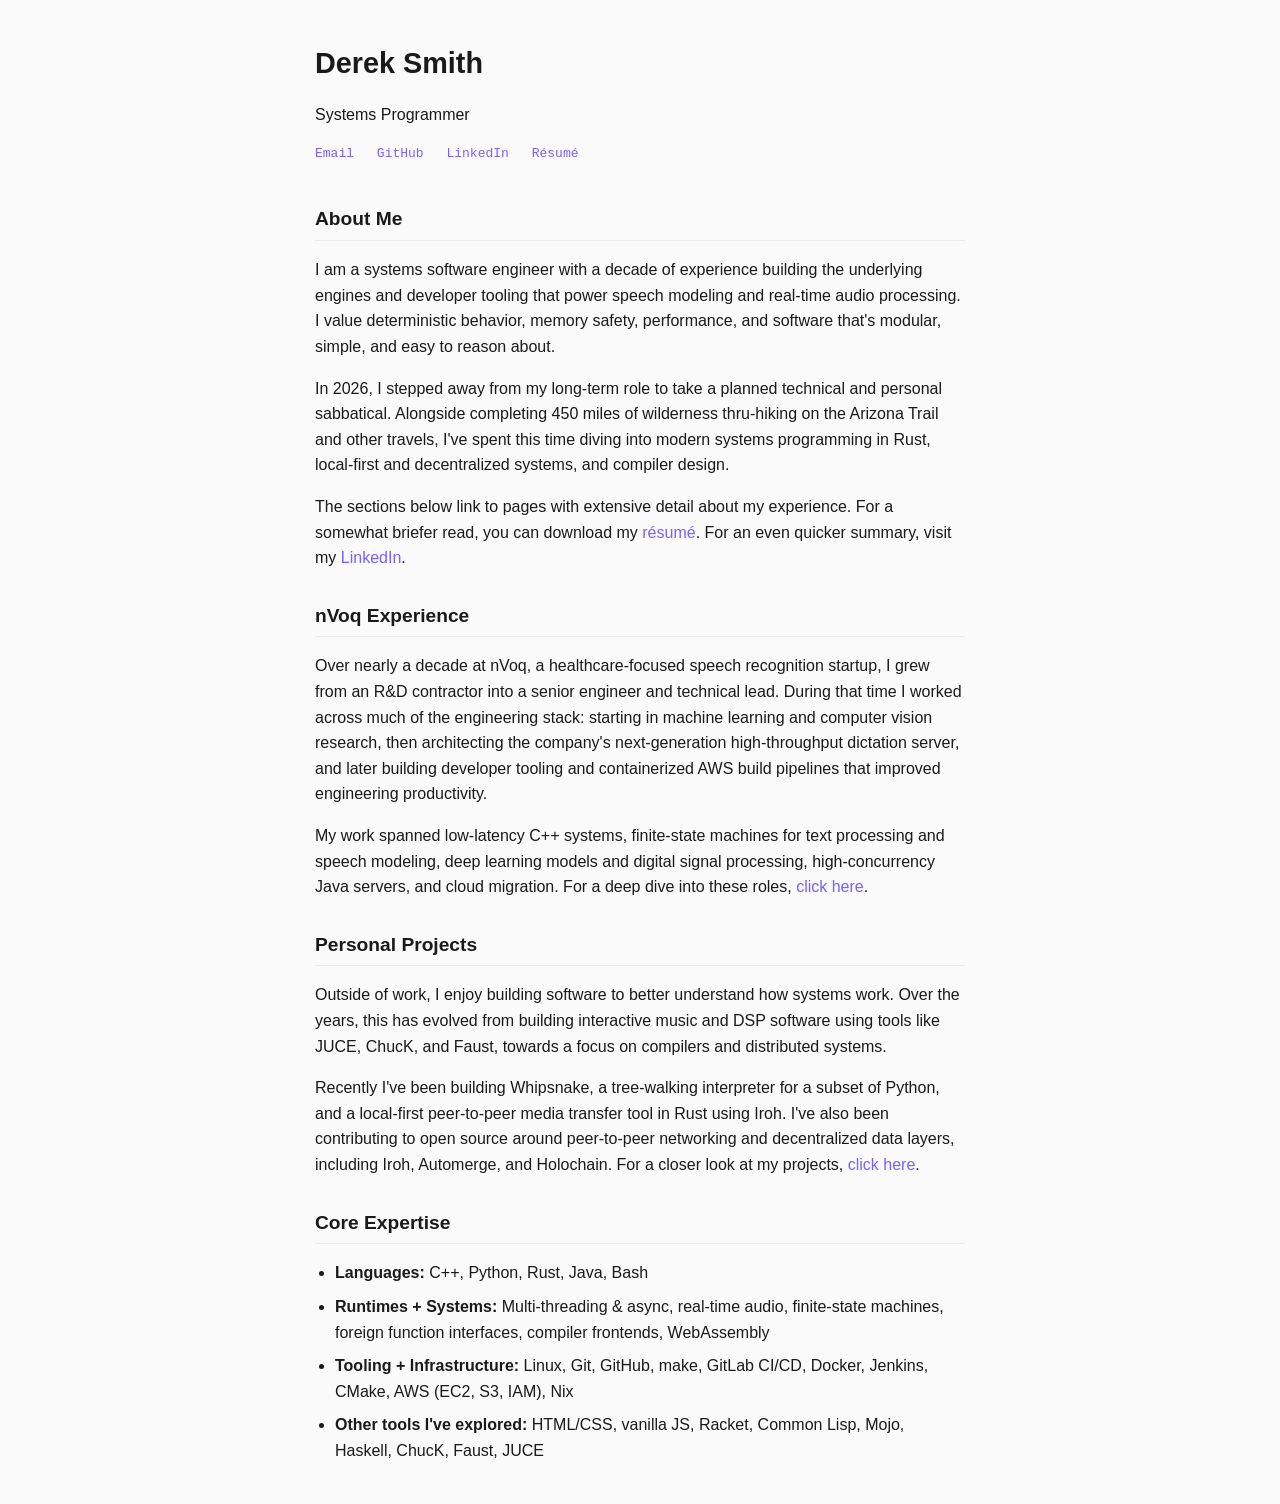
<file: site/index.html>
<!DOCTYPE html>
<html lang="en">
<head>
    <meta charset="UTF-8">
    <meta name="viewport" content="width=device-width, initial-scale=1.0">
    <link rel="stylesheet" href="style.css">
    <title>🐷 Derek Smith | Systems Programmer</title>
</head>
<body>

    <header>
        <h1>Derek Smith</h1>
        <p>Systems Programmer</p>
        <div class="links">
            <a href="mailto:hiring@oink.dog">Email</a>
            <a href="https://github.com/hayduker" target="_blank">GitHub</a>
            <a href="https://linkedin.com/in/derekcs" target="_blank">LinkedIn</a>
            <a href="derek-smith-resume.pdf" download>Résumé</a>
        </div>
    </header>

    <main>
        <section id="about">
            <h2>About Me</h2>
            <p>
            I am a systems software engineer with a decade of experience building the underlying engines and developer tooling that power speech modeling and real-time audio processing. I value deterministic behavior, memory safety, performance, and software that's modular, simple, and easy to reason about.
            </p>
            <p>
            In 2026, I stepped away from my long-term role to take a planned technical and personal sabbatical. Alongside completing 450 miles of wilderness thru-hiking on the Arizona Trail and other travels, I've spent this time diving into modern systems programming in Rust, local-first and decentralized systems, and compiler design.
            </p>
            <p>
            The sections below link to pages with extensive detail about my experience. For a somewhat briefer read, you can download my <a href="resume.pdf">résumé</a>. For an even quicker summary, visit my <a href="https://linkedin.com/in/derekcs">LinkedIn</a>.
            </p>
        </section>

        <section id="nvoq">
            <h2>nVoq Experience</h2>
            <p>
                Over nearly a decade at nVoq, a healthcare-focused speech recognition startup, I grew from an R&D contractor into a senior engineer and technical lead. During that time I worked across much of the engineering stack: starting in machine learning and computer vision research, then architecting the company's next-generation high-throughput dictation server, and later building developer tooling and containerized AWS build pipelines that improved engineering productivity.
            </p>
            <p>
                My work spanned low-latency C++ systems, finite-state machines for text processing and speech modeling, deep learning models and digital signal processing, high-concurrency Java servers, and cloud migration. For a deep dive into these roles, <a href="nvoq/">click here</a>.
            </p>
        </section>

        <section id="projects">
            <h2>Personal Projects</h2>
            <p>
                Outside of work, I enjoy building software to better understand how systems work. Over the years, this has evolved from building interactive music and DSP software using tools like JUCE, ChucK, and Faust, towards a focus on compilers and distributed systems.
            </p>
            <p>
                Recently I've been building Whipsnake, a tree-walking interpreter for a subset of Python, and a local-first peer-to-peer media transfer tool in Rust using Iroh. I've also been contributing to open source around peer-to-peer networking and decentralized data layers, including Iroh, Automerge, and Holochain. For a closer look at my projects, <a href="projects/">click here</a>.
            </p>
        </section>

        <section id="experience">
            <h2>Core Expertise</h2>
            <ul>
                <li><strong>Languages:</strong> C++, Python, Rust, Java, Bash</li>
                <li><strong>Runtimes + Systems:</strong> Multi-threading & async, real-time audio, finite-state machines, foreign function interfaces, compiler frontends, WebAssembly</li>
                <li><strong>Tooling + Infrastructure:</strong> Linux, Git, GitHub, make, GitLab CI/CD, Docker, Jenkins, CMake, AWS (EC2, S3, IAM), Nix</li>
                <li><strong>Other tools I've explored:</strong> HTML/CSS, vanilla JS, Racket, Common Lisp, Mojo, Haskell, ChucK, Faust, JUCE</li>
            </ul>
        </section>
    </main>

</body>
</html>
</file>
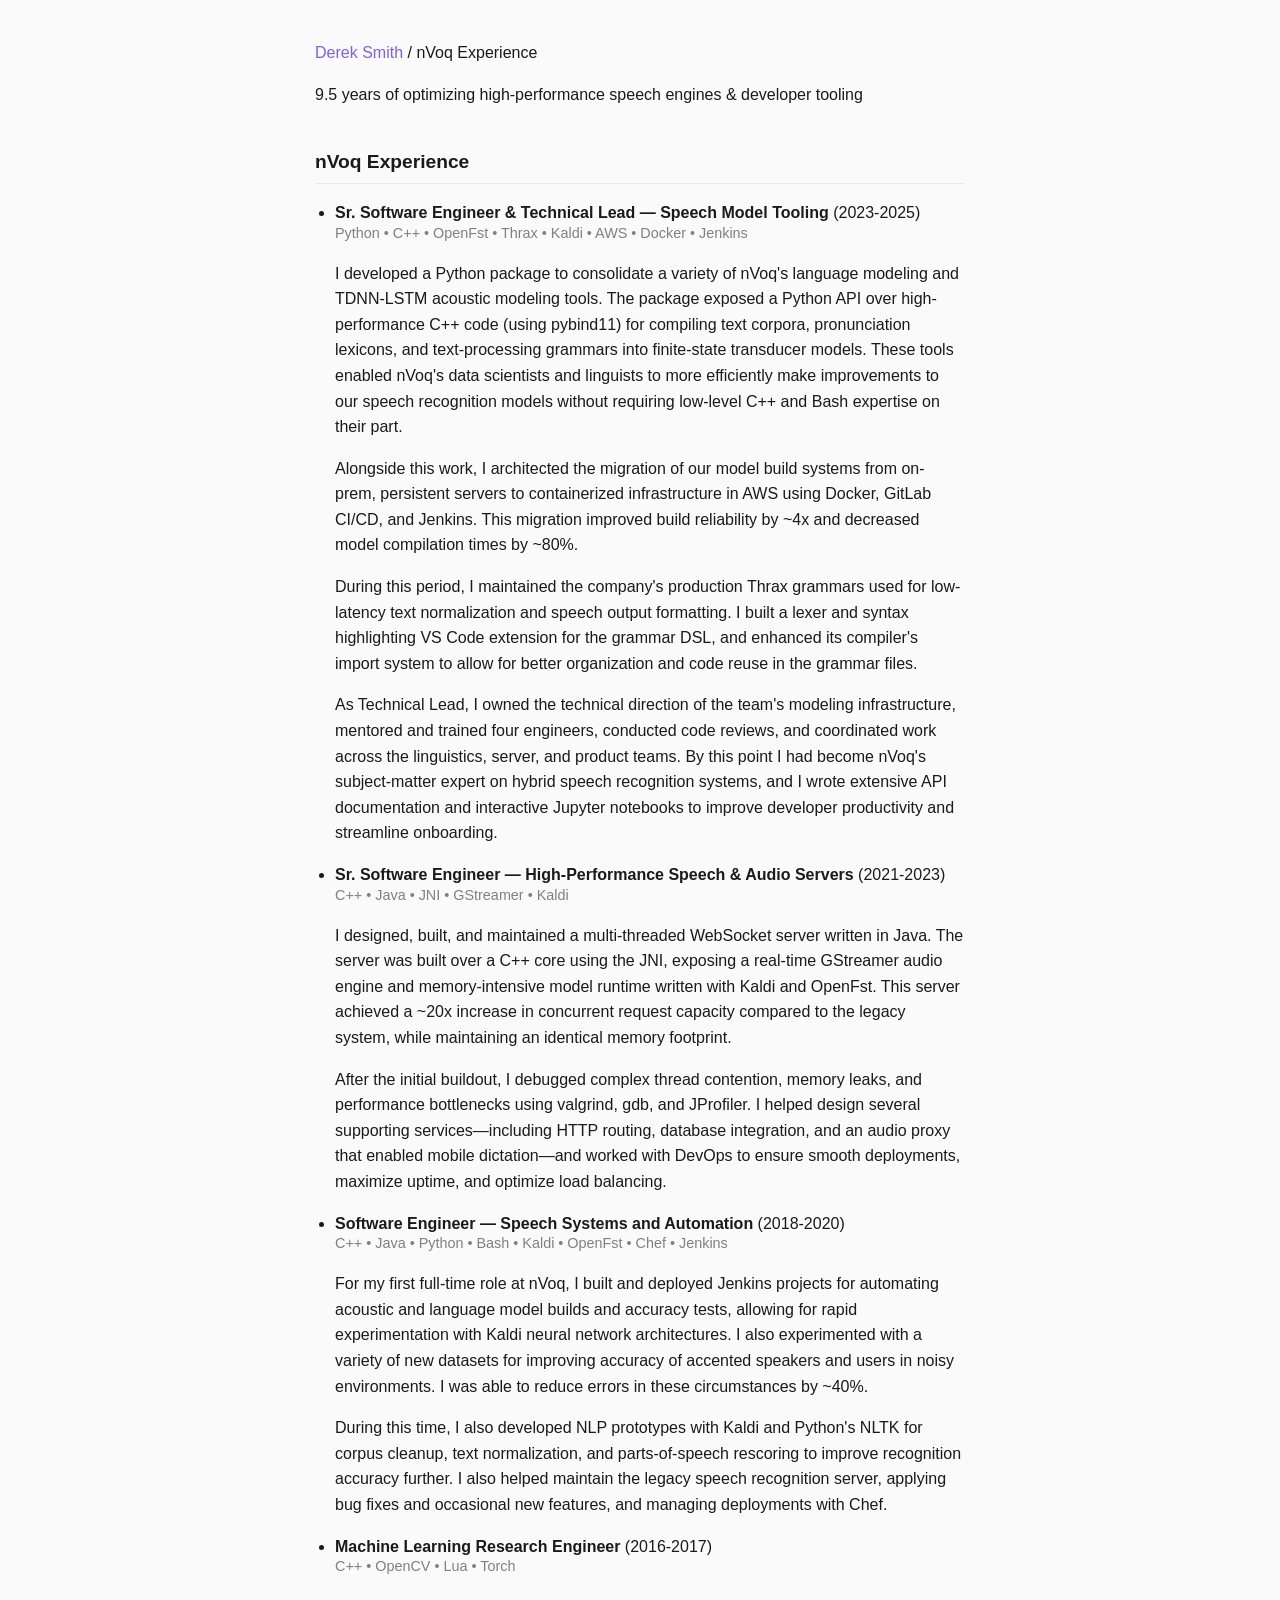
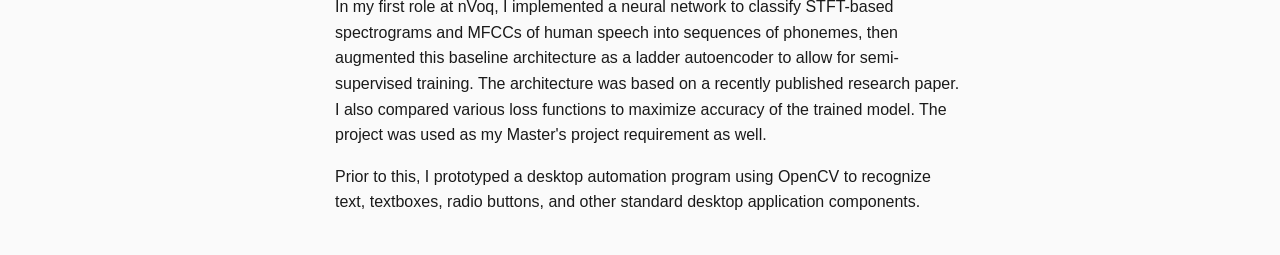
<file: site/nvoq/index.html>
<!DOCTYPE html>
<html lang="en">
<head>
    <meta charset="UTF-8">
    <meta name="viewport" content="width=device-width, initial-scale=1.0">
    <link rel="stylesheet" href="../style.css">
    <title>🐷 Derek Smith | Systems Programmer</title>
</head>
<body>

    <header>
        <nav class="breadcrumb">
            <a href="../">Derek Smith</a> / <span>nVoq Experience</span>
        </nav>
        <p class="subtitle">9.5 years of optimizing high-performance speech engines & developer tooling</p>
    </header>

    <main>
        <section id="nvoq">
            <h2>nVoq Experience</h2>
            <ul>
                <li>
                    <strong>Sr. Software Engineer & Technical Lead — Speech Model Tooling</strong> (2023-2025)
                    <span class="project-meta">Python • C++ • OpenFst • Thrax • Kaldi • AWS • Docker • Jenkins</span>
                    <p>
                    I developed a Python package to consolidate a variety of nVoq's language modeling and TDNN-LSTM acoustic modeling tools. The package exposed a Python API over high-performance C++ code (using pybind11) for compiling text corpora, pronunciation lexicons, and text-processing grammars into finite-state transducer models. These tools enabled nVoq's data scientists and linguists to more efficiently make improvements to our speech recognition models without requiring low-level C++ and Bash expertise on their part.
                    </p>
                    <p>
                    Alongside this work, I architected the migration of our model build systems from on-prem, persistent servers to containerized infrastructure in AWS using Docker, GitLab CI/CD, and Jenkins. This migration improved build reliability by ~4x and decreased model compilation times by ~80%.
                    </p>
                    <p>
                    During this period, I maintained the company's production Thrax grammars used for low-latency text normalization and speech output formatting. I built a lexer and syntax highlighting VS Code extension for the grammar DSL, and enhanced its compiler's import system to allow for better organization and code reuse in the grammar files.
                    </p>
                    <p>
                    As Technical Lead, I owned the technical direction of the team's modeling infrastructure, mentored and trained four engineers, conducted code reviews, and coordinated work across the linguistics, server, and product teams. By this point I had become nVoq's subject-matter expert on hybrid speech recognition systems, and I wrote extensive API documentation and interactive Jupyter notebooks to improve developer productivity and streamline onboarding.
                    </p>
                </li>
                <li>
                    <strong>Sr. Software Engineer — High-Performance Speech & Audio Servers</strong> (2021-2023)
                    <span class="project-meta">C++ • Java • JNI • GStreamer • Kaldi</span>
                    <p>
                    I designed, built, and maintained a multi-threaded WebSocket server written in Java. The server was built over a C++ core using the JNI, exposing a real-time GStreamer audio engine and memory-intensive model runtime written with Kaldi and OpenFst. This server achieved a ~20x increase in concurrent request capacity compared to the legacy system, while maintaining an identical memory footprint.
                    </p>
                    <p>
                    After the initial buildout, I debugged complex thread contention, memory leaks, and performance bottlenecks using valgrind, gdb, and JProfiler. I helped design several supporting services—including HTTP routing, database integration, and an audio proxy that enabled mobile dictation—and worked with DevOps to ensure smooth deployments, maximize uptime, and optimize load balancing.
                    </p>
                </li>
                <li>
                    <strong>Software Engineer — Speech Systems and Automation</strong> (2018-2020)
                    <span class="project-meta">C++ • Java • Python • Bash • Kaldi • OpenFst • Chef • Jenkins</span>
                    <p>
                    For my first full-time role at nVoq, I built and deployed Jenkins projects for automating acoustic and language model builds and accuracy tests, allowing for rapid experimentation with Kaldi neural network architectures. I also experimented with a variety of new datasets for improving accuracy of accented speakers and users in noisy environments. I was able to reduce errors in these circumstances by ~40%.
                    </p>
                    <p>
                    During this time, I also developed NLP prototypes with Kaldi and Python's NLTK for corpus cleanup, text normalization, and parts-of-speech rescoring to improve recognition accuracy further. I also helped maintain the legacy speech recognition server, applying bug fixes and occasional new features, and managing deployments with Chef.
                    </p>
                </li>
                <li>
                    <strong>Machine Learning Research Engineer</strong> (2016-2017)
                    <span class="project-meta">C++ • OpenCV • Lua • Torch</span>
                    <p>
                    In my first role at nVoq, I implemented a neural network to classify STFT-based spectrograms and MFCCs of human speech into sequences of phonemes, then augmented this baseline architecture as a ladder autoencoder to allow for semi-supervised training. The architecture was based on a recently published research paper. I also compared various loss functions to maximize accuracy of the trained model. The project was used as my Master's project requirement as well.
                    </p>
                    <p>
                    Prior to this, I prototyped a desktop automation program using OpenCV to recognize text, textboxes, radio buttons, and other standard desktop application components.
                    </p>
                </li>
            </ul>
        </section>
    </main>

</body>
</html>
</file>
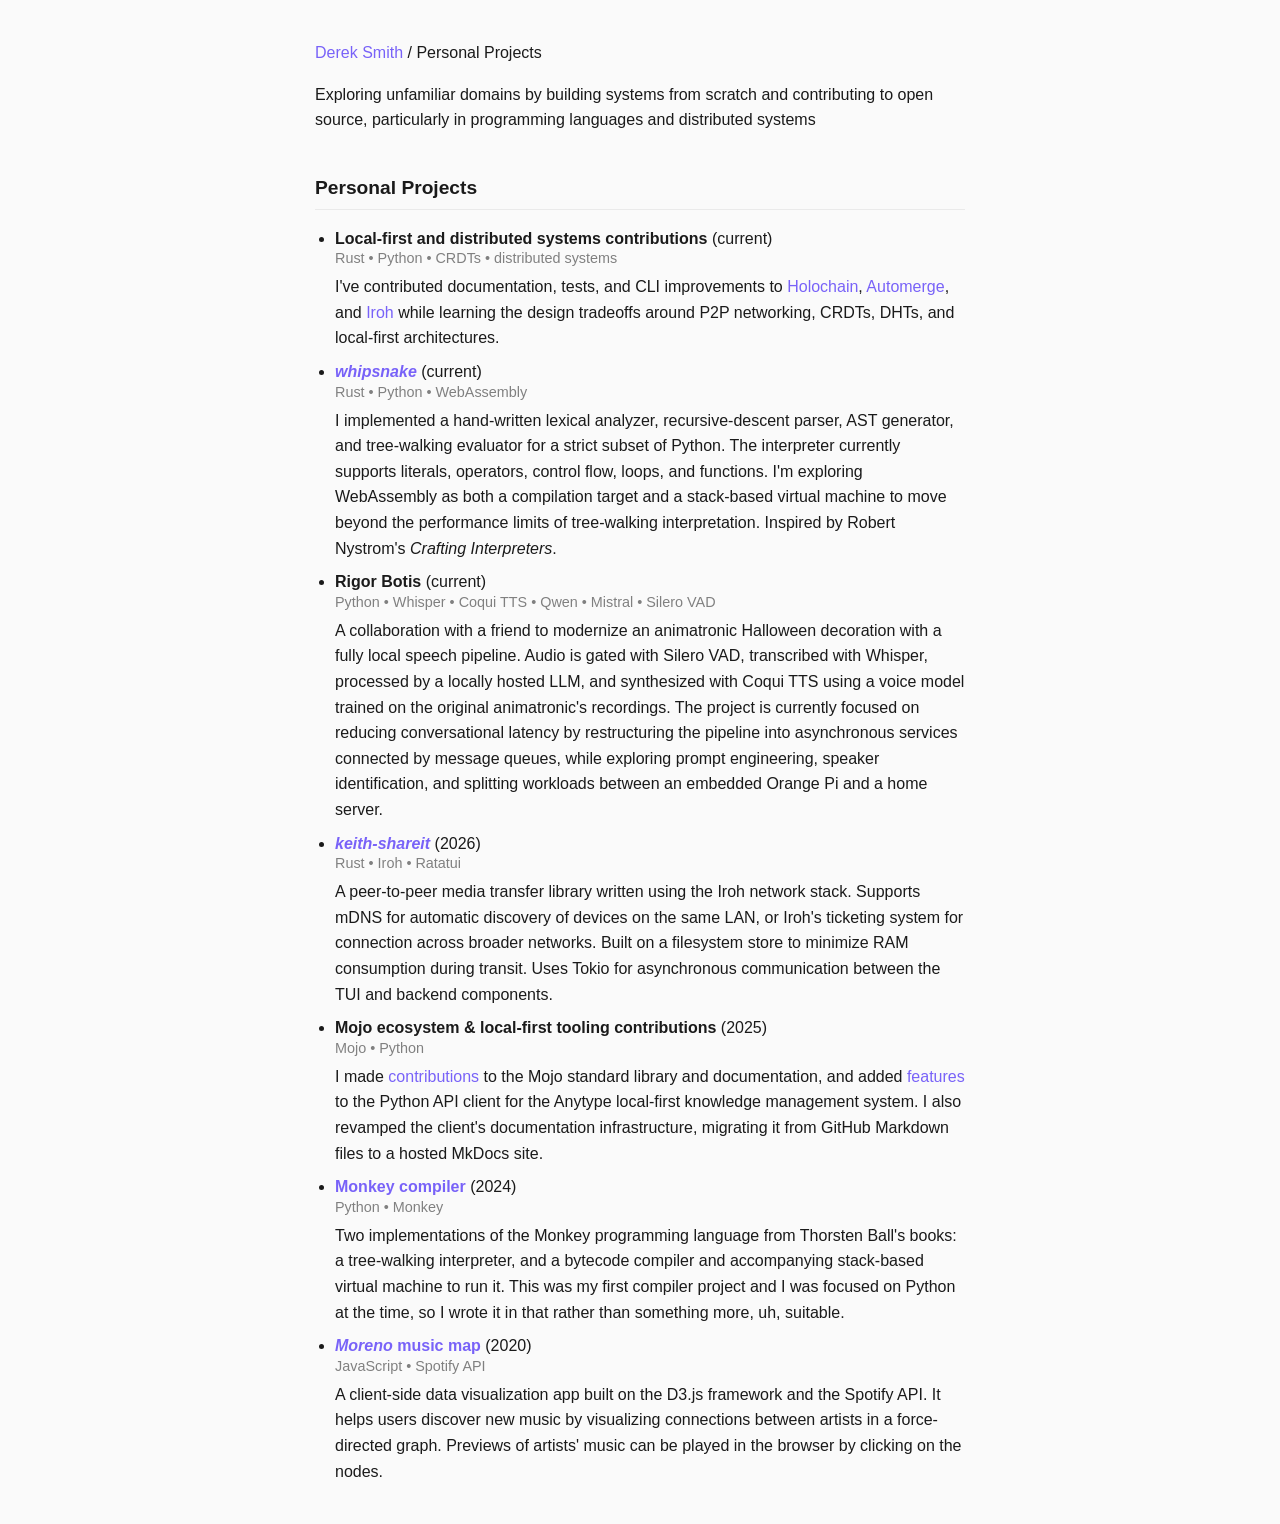
<file: site/projects/index.html>
<!DOCTYPE html>
<html lang="en">
<head>
    <meta charset="UTF-8">
    <meta name="viewport" content="width=device-width, initial-scale=1.0">
    <link rel="stylesheet" href="../style.css">
    <title>🐷 Derek Smith | Personal Projects</title>
</head>
<body>

    <header>
        <nav class="breadcrumb">
            <a href="../">Derek Smith</a> / <span>Personal Projects</span>
        </nav>
        <p class="subtitle">Exploring unfamiliar domains by building systems from scratch and contributing to open source, particularly in programming languages and distributed systems</p>
    </header>

    <main>
        <section id="projects">
            <h2>Personal Projects</h2>
            <ul>
                <li>
                    <strong>Local-first and distributed systems contributions</strong> (current)
                    <span class="project-meta">Rust • Python • CRDTs • distributed systems </span>
                    I've contributed documentation, tests, and CLI improvements to <a href="https://github.com/holochain/holochain/pulls?q=author%3A%40hayduker">Holochain</a>, <a href="https://github.com/automerge/automerge/pulls?q=author%3A%40hayduker">Automerge</a>, and <a href="https://github.com/n0-computer/iroh.computer/pulls?q=author%3A%40hayduker">Iroh</a> while learning the design tradeoffs around P2P networking, CRDTs, DHTs, and local-first architectures.
                </li>
                <li>
                    <strong><a href="https://github.com/hayduker/whipsnake"><i>whipsnake</i></a></strong> (current)
                    <span class="project-meta">Rust • Python • WebAssembly</span>
                    I implemented a hand-written lexical analyzer, recursive-descent parser, AST generator, and tree-walking evaluator for a strict subset of Python. The interpreter currently supports literals, operators, control flow, loops, and functions. I'm exploring WebAssembly as both a compilation target and a stack-based virtual machine to move beyond the performance limits of tree-walking interpretation. Inspired by Robert Nystrom's <i>Crafting Interpreters</i>.
                </li>
                <li>
                    <strong>Rigor Botis</strong> (current)
                    <span class="project-meta">Python • Whisper • Coqui TTS • Qwen • Mistral • Silero VAD</span>
                    A collaboration with a friend to modernize an animatronic Halloween decoration with a fully local speech pipeline. Audio is gated with Silero VAD, transcribed with Whisper, processed by a locally hosted LLM, and synthesized with Coqui TTS using a voice model trained on the original animatronic's recordings. The project is currently focused on reducing conversational latency by restructuring the pipeline into asynchronous services connected by message queues, while exploring prompt engineering, speaker identification, and splitting workloads between an embedded Orange Pi and a home server.
                </li>
                <li>
                    <strong><a href="https://github.com/hayduker/keith-shareit"><i>keith-shareit</i></a></strong> (2026)
                    <span class="project-meta">Rust • Iroh • Ratatui</span>
                    A peer-to-peer media transfer library written using the Iroh network stack. Supports mDNS for automatic discovery of devices on the same LAN, or Iroh's ticketing system for connection across broader networks. Built on a filesystem store to minimize RAM consumption during transit. Uses Tokio for asynchronous communication between the TUI and backend components.
                </li>
                <li>
                    <strong>Mojo ecosystem & local-first tooling contributions</strong> (2025)
                    <span class="project-meta">Mojo • Python</span>
                    I made <a href="https://github.com/modular/modular/pulls?q=author%3A%40hayduker+">contributions</a> to the Mojo standard library and documentation, and added <a href="https://github.com/charlesneimog/anytype-client/pulls?q=author%3A%40hayduker">features</a> to the Python API client for the Anytype local-first knowledge management system. I also revamped the client's documentation infrastructure, migrating it from GitHub Markdown files to a hosted MkDocs site.
                </li>
                <li>
                    <strong><a href="https://github.com/hayduker/monkey">Monkey compiler</a></strong> (2024)
                    <span class="project-meta">Python • Monkey</span>
                    Two implementations of the Monkey programming language from Thorsten Ball's books: a tree-walking interpreter, and a bytecode compiler and accompanying stack-based virtual machine to run it. This was my first compiler project and I was focused on Python at the time, so I wrote it in that rather than something more, uh, suitable.
                </li>
                <li>
                    <strong><a href="https://github.com/hayduker/moreno"><i>Moreno</i> music map</a></strong> (2020)
                    <span class="project-meta">JavaScript • Spotify API</span>
                    A client-side data visualization app built on the D3.js framework and the Spotify API. It helps users discover new music by visualizing connections between artists in a force-directed graph. Previews of artists' music can be played in the browser by clicking on the nodes.
                </li>
            </ul>
        </section>
    </main>
</body>
</html>
</file>
<file: site/style.css>
:root {
    --bg: #fafafa;
    --text: #1a1a1a;
    --link: #7862f8;
    --code-bg: #eaeaea;
    --max-width: 650px;
}
@media (prefers-color-scheme: dark) {
    :root {
        --bg: #121212;
        --text: #e0e0e0;
        --link: #7862f8;
        --code-bg: #252525;
    }
}
body {
    /* font-family: "New Computer Modern", "Times New Roman", Times, Baskerville, Georgia, serif; */
    /* font-family: ui-monospace, SFMono-Regular, "SF Pro Mono", Menlo, Monaco, Consolas, "Liberation Mono", "Courier New", monospace; */
    font-family: -apple-system, BlinkMacSystemFont, "Segoe UI", Roboto, Helvetica, Arial, sans-serif;
    line-height: 1.6;
    color: var(--text);
    background-color: var(--bg);
    max-width: var(--max-width);
    margin: 40px auto;
    padding: 0 20px;
}
header { margin-bottom: 40px; }
h1 { margin-bottom: 5px; font-size: 1.8rem; }
h2 { font-size: 1.2rem; margin-top: 30px; border-bottom: 1px solid var(--code-bg); padding-bottom: 5px; }
a { color: var(--link); text-decoration: none; }
a:hover { text-decoration: underline; }
ul { padding-left: 20px; }
li { margin-bottom: 8px; }
code { font-family: ui-monospace, SFMono-Regular, SF Pro Mono, Menlo, Monaco, Consolas, monospace; background: var(--code-bg); padding: 2px 6px; border-radius: 4px; font-size: 0.9em; }
.links { margin-top: 10px; font-family: monospace; }
.links a { margin-right: 15px; }
.project-meta { font-size: 0.9em; color: gray; display: block; margin-top: -4px; margin-bottom: 4px; }
</file>
